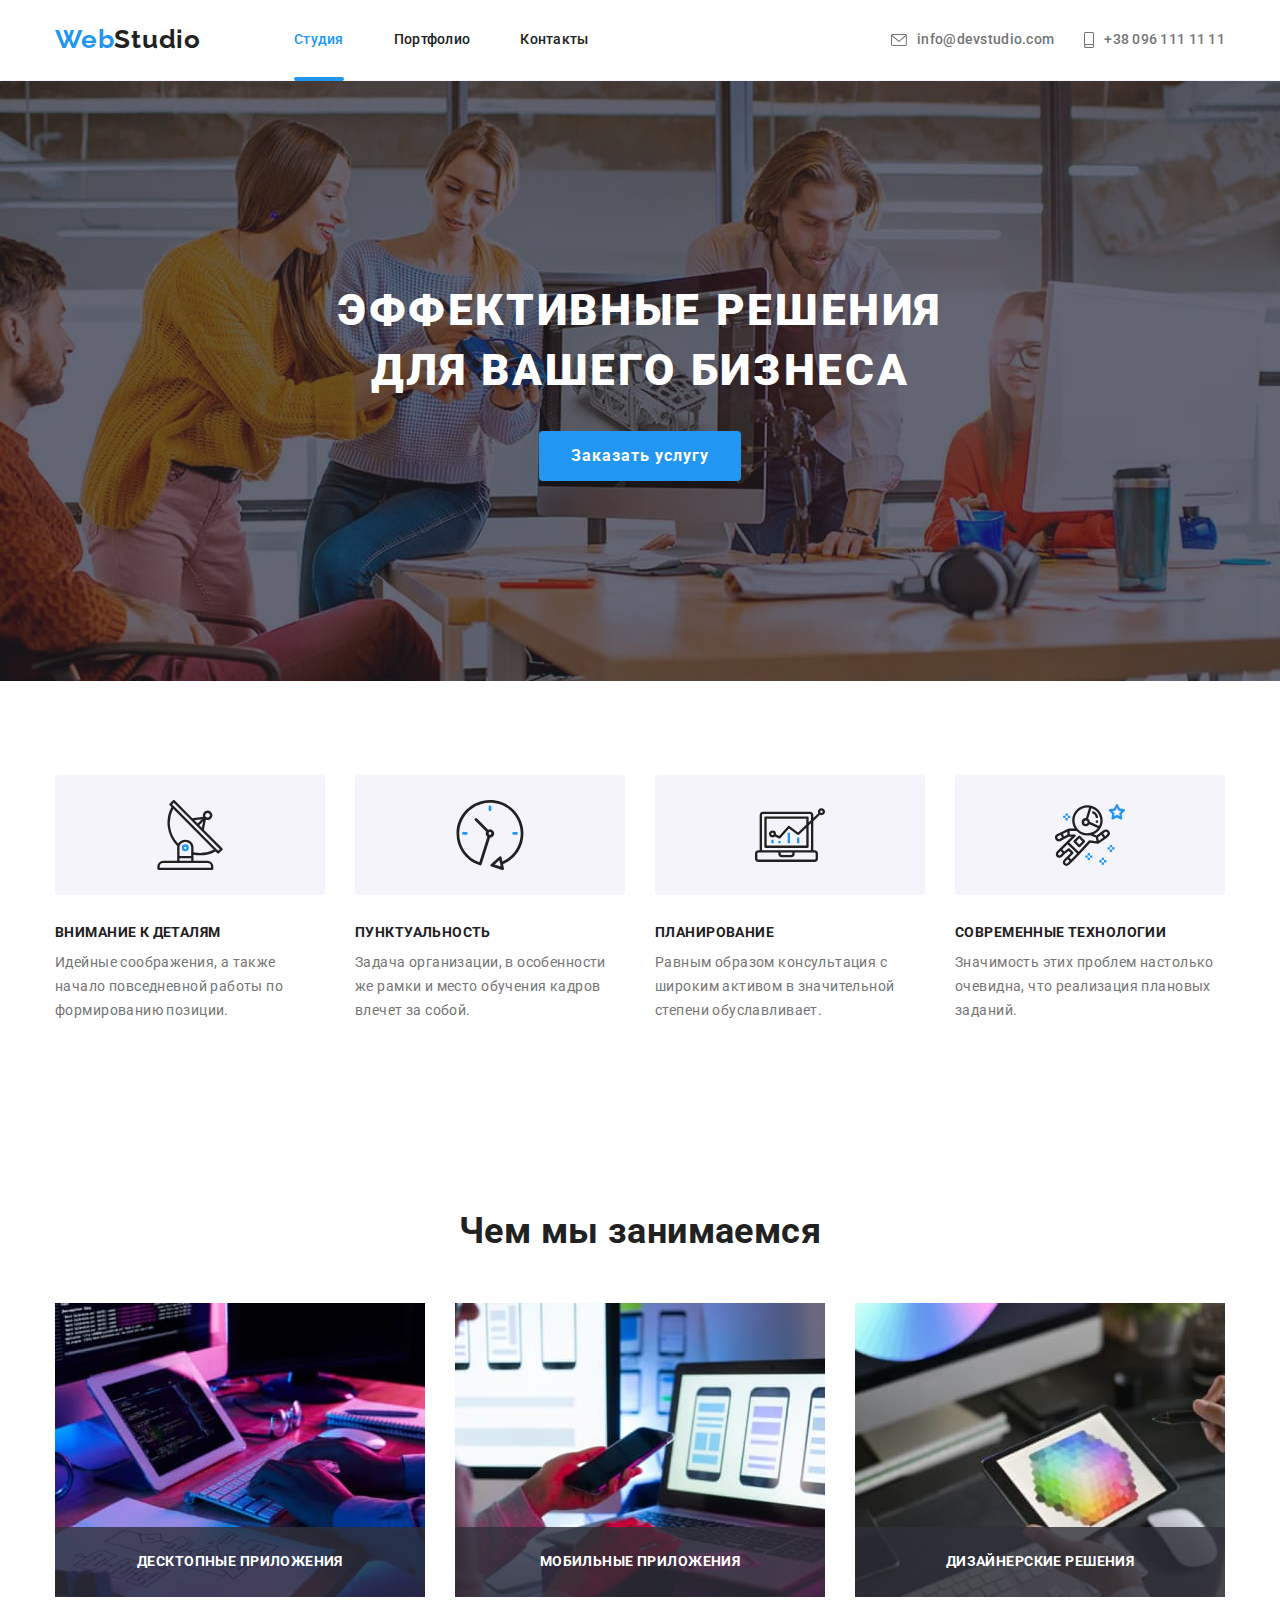
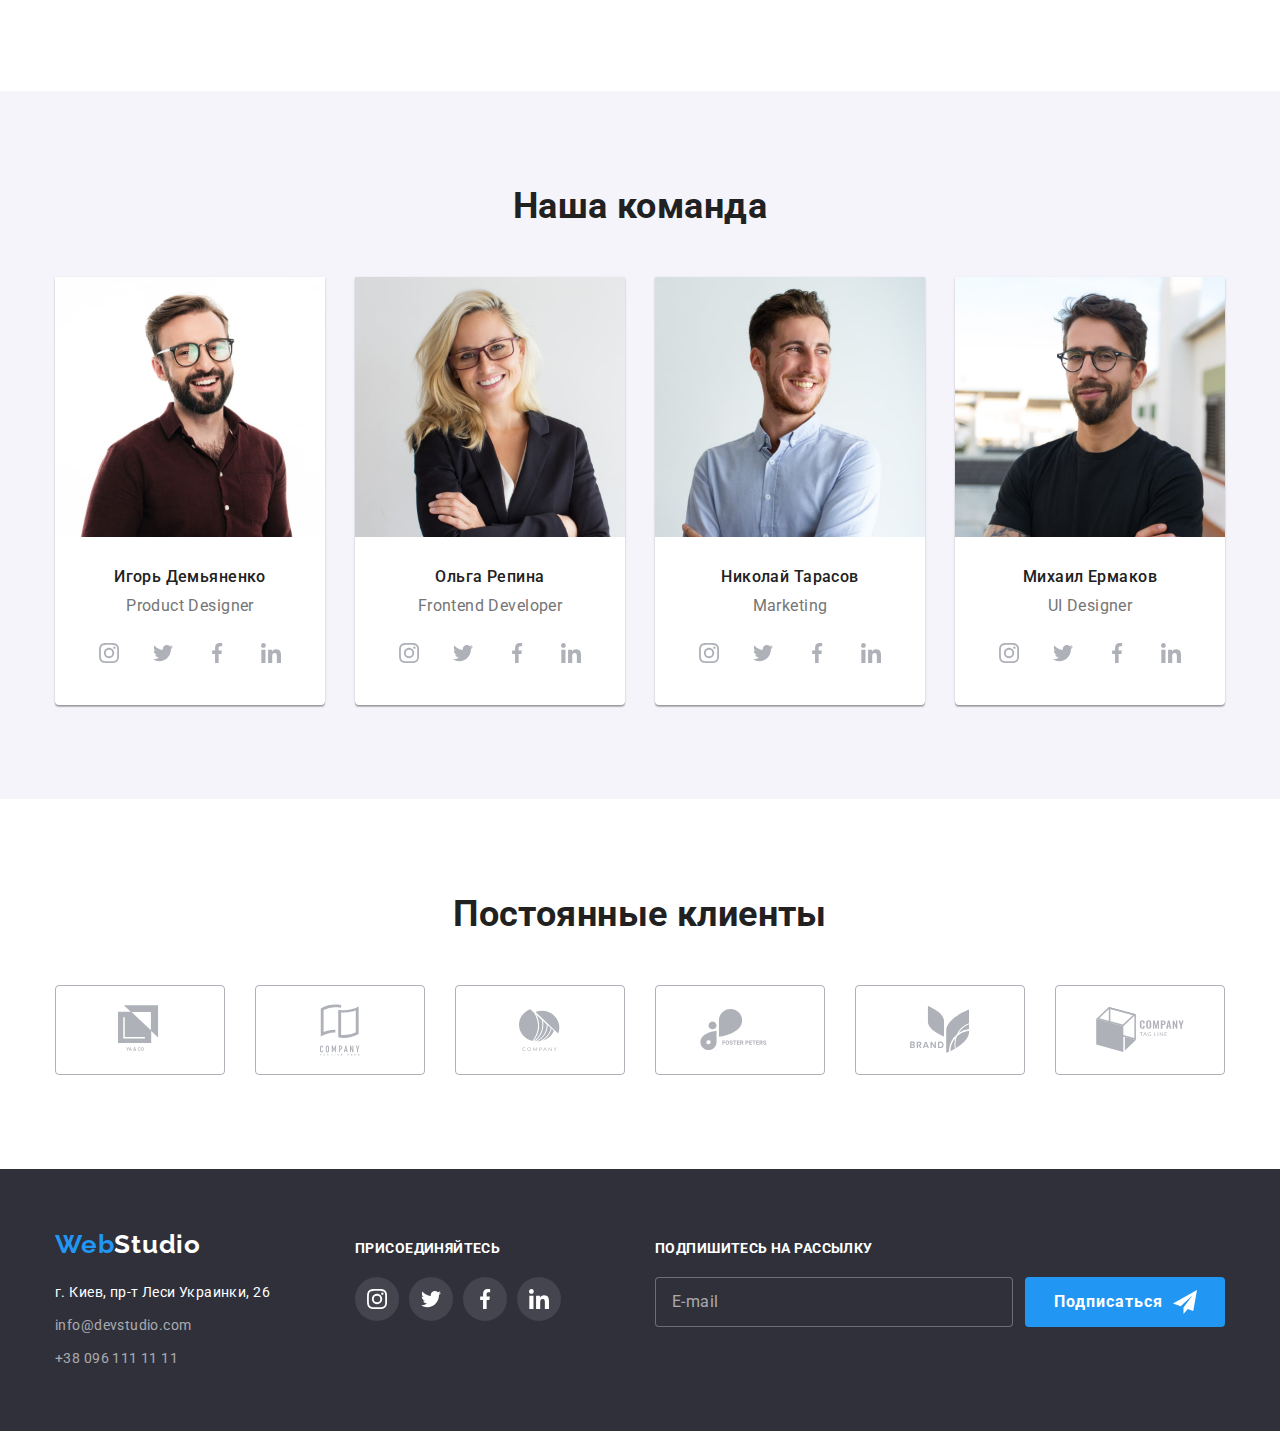
<file: index.html>
<!DOCTYPE html>
<html lang="ru">

<head>
  <meta charset="UTF-8" />
  <meta name="viewport" content="width=device-width, initial-scale=1.0" />
  <title>Студия</title>
  <link href="https://fonts.googleapis.com/css2?family=Raleway:wght@700&family=Roboto:wght@400;500;700;900&display=swap"
    rel="stylesheet" />
  <link rel="stylesheet"
    href="https://cdnjs.cloudflare.com/ajax/libs/modern-normalize/1.0.0/modern-normalize.min.css" />
  <link rel="stylesheet" href="./css/style.css" />
</head>

<body>
  <header class="header">
    <div class="container">
      <nav class="main-nav">
        <a class="link logo-link" href="./index.html" lang="en"><span class="web-word">Web</span>Studio</a>

        <ul class="nav-list list">
          <li class="item"><a class="link active" href="./index.html">Студия</a></li>
          <li class="item"><a class="link" href="./portfolio.html">Портфолио</a></li>
          <li class="item"><a class="link" href="">Контакты</a></li>
        </ul>
      </nav>
      <address class="header-contacts">
        <a class="link" href="mailo:info@devstudio.com">
          <svg class="envelope">
            <use href="./images/sprite.svg#icon-envelope"></use>
          </svg>
          <p lang="en">info@devstudio.com</p>
        </a>
        <a class="link" href="tel:+380961111111">
          <svg class="smartphone">
            <use href="./images/sprite.svg#icon-smartphone"></use>
          </svg>
          <p>+38 096 111 11 11</p>
        </a>
      </address>
    </div>
  </header>

  <main>
    <section class="order-section">
      <div class="container">
        <h1 class="title">Эффективные решения для вашего бизнеса</h1>
        <button class="button" type="button" data-modal-open>Заказать услугу</button>
      </div>
    </section>

    <section class="advantages-section">
      <div class="container">
        <h2 hidden>Наши преимущества</h2>
        <ul class="list">
          <li class="item antenna">
            <h3 class="title">Внимание к деталям</h3>
            <p class="text">
              Идейные соображения, а также начало повседневной работы по
              формированию позиции.
            </p>
          </li>
          <li class="item clock">
            <h3 class="title">Пунктуальность</h3>
            <p class="text">
              Задача организации, в особенности же рамки и место обучения кадров
              влечет за собой.
            </p>
          </li>
          <li class="item diagram">
            <h3 class="title">Планирование</h3>
            <p class="text">
              Равным образом консультация с широким активом в значительной
              степени обуславливает.
            </p>
          </li>
          <li class="item astronaut">
            <h3 class="title">Современные технологии</h3>
            <p class="text">
              Значимость этих проблем настолько очевидна, что реализация
              плановых заданий.
            </p>
          </li>
        </ul>
      </div>
    </section>

    <section class="work-description-section">
      <div class="container">
        <h2 class="title">Чем мы занимаемся</h2>
        <ul class="list">
          <li class="item">
            <img src="./images/work-01.jpg" alt="Человек пишет код по блок-схеме" width="370" height="294" />
            <p class="text">Десктопные приложения</p>
          </li>
          <li class="item">
            <img src="./images/work-02.jpg" alt="Человек сверяет дизайн приложения с макетом" width="370"
              height="294" />
              <p class="text">Мобильные приложения</p>
          </li>
          <li class="item">
            <img src="./images/work-03.jpg" alt="Человек выбирает цвет из электронной палитры" width="370"
              height="294" />
              <p class="text">Дизайнерские решения</p>
          </li>
        </ul>
      </div>
    </section>

    <section class="team-section">
      <div class="container">
        <h2 class="main-title">Наша команда</h2>
        <ul class="list team-list">
          <li class="card">
            <img src="./images/team-01.jpg" alt="Улыбающийся мужчина в очках" width="270" height="260" />
            <h3 class="title">Игорь Демьяненко</h3>
            <p class="text" lang="en">Product Designer</p>
            <ul class="list link-list">
              <li class="item-link">
                <a class="social-link" href="">
                  <svg>
                    <use href="./images/sprite.svg#icon-instagram"></use>
                  </svg>
                </a>
              </li>
              <li class="item-link">
                <a class="social-link" href="">
                  <svg>
                    <use href="./images/sprite.svg#icon-twitter"></use>
                  </svg>
                </a>
              </li>
              <li class="item-link">
                <a class="social-link" href="">
                  <svg>
                    <use href="./images/sprite.svg#icon-facebook"></use>
                  </svg>
                </a>
              </li>
              <li class="item-link">
                <a class="social-link" href="">
                  <svg>
                    <use href="./images/sprite.svg#icon-linkedin"></use>
                  </svg>
                </a>
              </li>
            </ul>
          </li>
          <li class="card">
            <img src="./images/team-02.jpg" alt="Улыбающаяся женщина в очках" width="270" height="260" />
            <h3 class="title">Ольга Репина</h3>
            <p class="text" lang="en">Frontend Developer</p>
            <ul class="list link-list">
              <li class="item-link">
                <a class="social-link" href="">
                  <svg>
                    <use href="./images/sprite.svg#icon-instagram"></use>
                  </svg>
                </a>
              </li>
              <li class="item-link">
                <a class="social-link" href="">
                  <svg>
                    <use href="./images/sprite.svg#icon-twitter"></use>
                  </svg>
                </a>
              </li>
              <li class="item-link">
                <a class="social-link" href="">
                  <svg>
                    <use href="./images/sprite.svg#icon-facebook"></use>
                  </svg>
                </a>
              </li>
              <li class="item-link">
                <a class="social-link" href="">
                  <svg>
                    <use href="./images/sprite.svg#icon-linkedin"></use>
                  </svg>
                </a>
              </li>
            </ul>
          </li>
          <li class="card">
            <img src="./images/team-03.jpg" alt="Улыбающийся мужчина" width="270" height="260" />
            <h3 class="title">Николай Тарасов</h3>
            <p class="text" lang="en">Marketing</p>
            <ul class="list link-list">
              <li class="item-link">
                <a class="social-link" href="">
                  <svg>
                    <use href="./images/sprite.svg#icon-instagram"></use>
                  </svg>
                </a>
              </li>
              <li class="item-link">
                <a class="social-link" href="">
                  <svg>
                    <use href="./images/sprite.svg#icon-twitter"></use>
                  </svg>
                </a>
              </li>
              <li class="item-link">
                <a class="social-link" href="">
                  <svg>
                    <use href="./images/sprite.svg#icon-facebook"></use>
                  </svg>
                </a>
              </li>
              <li class="item-link">
                <a class="social-link" href="">
                  <svg>
                    <use href="./images/sprite.svg#icon-linkedin"></use>
                  </svg>
                </a>
              </li>
            </ul>
          </li>
          <li class="card">
            <img src="./images/team-04.jpg" alt="Улыбающийся мужчина в очках" width="270" height="260" />
            <h3 class="title">Михаил Ермаков</h3>
            <p class="text" lang="en">UI Designer</p>
            <ul class="list link-list">
              <li class="item-link">
                <a class="social-link" href="">
                  <svg>
                    <use href="./images/sprite.svg#icon-instagram"></use>
                  </svg>
                </a>
              </li>
              <li class="item-link">
                <a class="social-link" href="">
                  <svg>
                    <use href="./images/sprite.svg#icon-twitter"></use>
                  </svg>
                </a>
              </li>
              <li class="item-link">
                <a class="social-link" href="">
                  <svg>
                    <use href="./images/sprite.svg#icon-facebook"></use>
                  </svg>
                </a>
              </li>
              <li class="item-link">
                <a class="social-link" href="">
                  <svg>
                    <use href="./images/sprite.svg#icon-linkedin"></use>
                  </svg>
                </a>
              </li>
            </ul>
          </li>
        </ul>
      </div>
    </section>

    <section class="clients-section">
      <div class="container">
        <h2 class="title">Постоянные клиенты</h2>
        <ul class="list">
          <li class="company company-01">
            <svg>
              <use href="./images/sprite.svg#icon-company-01"></use>
            </svg>
          </li>
          <li class="company company-02">
            <svg>
              <use href="./images/sprite.svg#icon-company-02"></use>
            </svg>
          </li>
          <li class="company company-03">
            <svg>
              <use href="./images/sprite.svg#icon-company-03"></use>
            </svg>
          </li>
          <li class="company company-04">
            <svg>
              <use href="./images/sprite.svg#icon-company-04"></use>
            </svg>
          </li>
          <li class="company company-05">
            <svg>
              <use href="./images/sprite.svg#icon-company-05"></use>
            </svg>
          </li>
          <li class="company company-06">
            <svg>
              <use href="./images/sprite.svg#icon-company-06"></use>
            </svg>
          </li>
        </ul>
      </div>
    </section>

    <div class="backdrop is-hidden" data-modal>
      <div class="modal-window">
        <h2>Оставьте свои данные, мы вам перезвоним</h2>

        <form class="callback-form">

          <label class="label-input">
            <span>Имя</span>
            <div class="icon-container">
              <input class="input" type="text" name="name">
              <svg class="icon">
                <use href="./images/sprite.svg#icon-person"></use>
              </svg>
            </div>
          </label>

          <label class="label-input">
            <span>Телефон</span>
            <div class="icon-container">
              <input class="input" type="tel" name="tel">
              <svg class="icon">
                <use href="./images/sprite.svg#icon-phone"></use>
              </svg>
            </div>
          </label>

          <label class="label-input">
            <span>Почта</span>
            <div class="icon-container">
              <input class="input" type="email" name="email">
              <svg class="icon">
                <use href="./images/sprite.svg#icon-email"></use>
              </svg>
            </div>
          </label>

          <label class="label-comment">
            <span>Комментарий</span>
            <textarea class="comment" name="comment" placeholder="Введите текст"></textarea>
          </label>

          <label class="label-check">
            <input class="checkbox" type="checkbox" name="checkbox">
            <span class="mark">Соглашаюсь с рассылкой и принимаю <a class="policy-link" href="">Условия договора</a></span>
          </label>

          <button class="submit-button" type="submit">Отправить</button>

        </form>

        <button class="close-button" type="button" data-modal-close>
          <svg>
            <use href="./images/sprite.svg#icon-close"></use>
          </svg>
        </button>
      </div>
    </div>
  </main>

  <footer class="footer">
    <div class="container">
      <div class="sub-container">
        <a class="link logo-link" href="./index.html" lang="en"><span class="web-word">Web</span>Studio</a>

        <address class="footer-contacts">
          <p class="text">г. Киев, пр-т Леси Украинки, 26</p>
          <a class="link" href="mailo:info@devstudio.com" lang="en">info@devstudio.com</a><br />
          <a class="link" href="tel:+380961111111">+38 096 111 11 11</a>
        </address>
      </div>

      <div class="sub-container social">
        <p class="text">Присоединяйтесь</p>
        <ul class="list link-list">
          <li class="item-link">
            <a class="social-link" href="">
              <svg class="icon-footer">
                <use href="./images/sprite.svg#icon-instagram"></use>
              </svg>
            </a>
          </li>
          <li class="item-link">
            <a class="social-link" href="">
              <svg class="icon-footer">
                <use href="./images/sprite.svg#icon-twitter"></use>
              </svg>
            </a>
          </li>
          <li class="item-link">
            <a class="social-link" href="">
              <svg class="icon-footer">
                <use href="./images/sprite.svg#icon-facebook"></use>
              </svg>
            </a>
          </li>
          <li class="item-link">
            <a class="social-link" href="">
              <svg class="icon-footer">
                <use href="./images/sprite.svg#icon-linkedin"></use>
              </svg>
            </a>
          </li>
        </ul>
      </div>

      <div class="sub-container subscription">
        <p class="text">Подпишитесь на рассылку</p>
        <form class="subscription-form">
          <input type="email" name="email" placeholder="E-mail" required>
          <button type="submit">Подписаться</button>
        </form>
      </div>
    </div>
  </footer>

  <script src="./js/modal.js"></script>
</body>

</html>
</file>
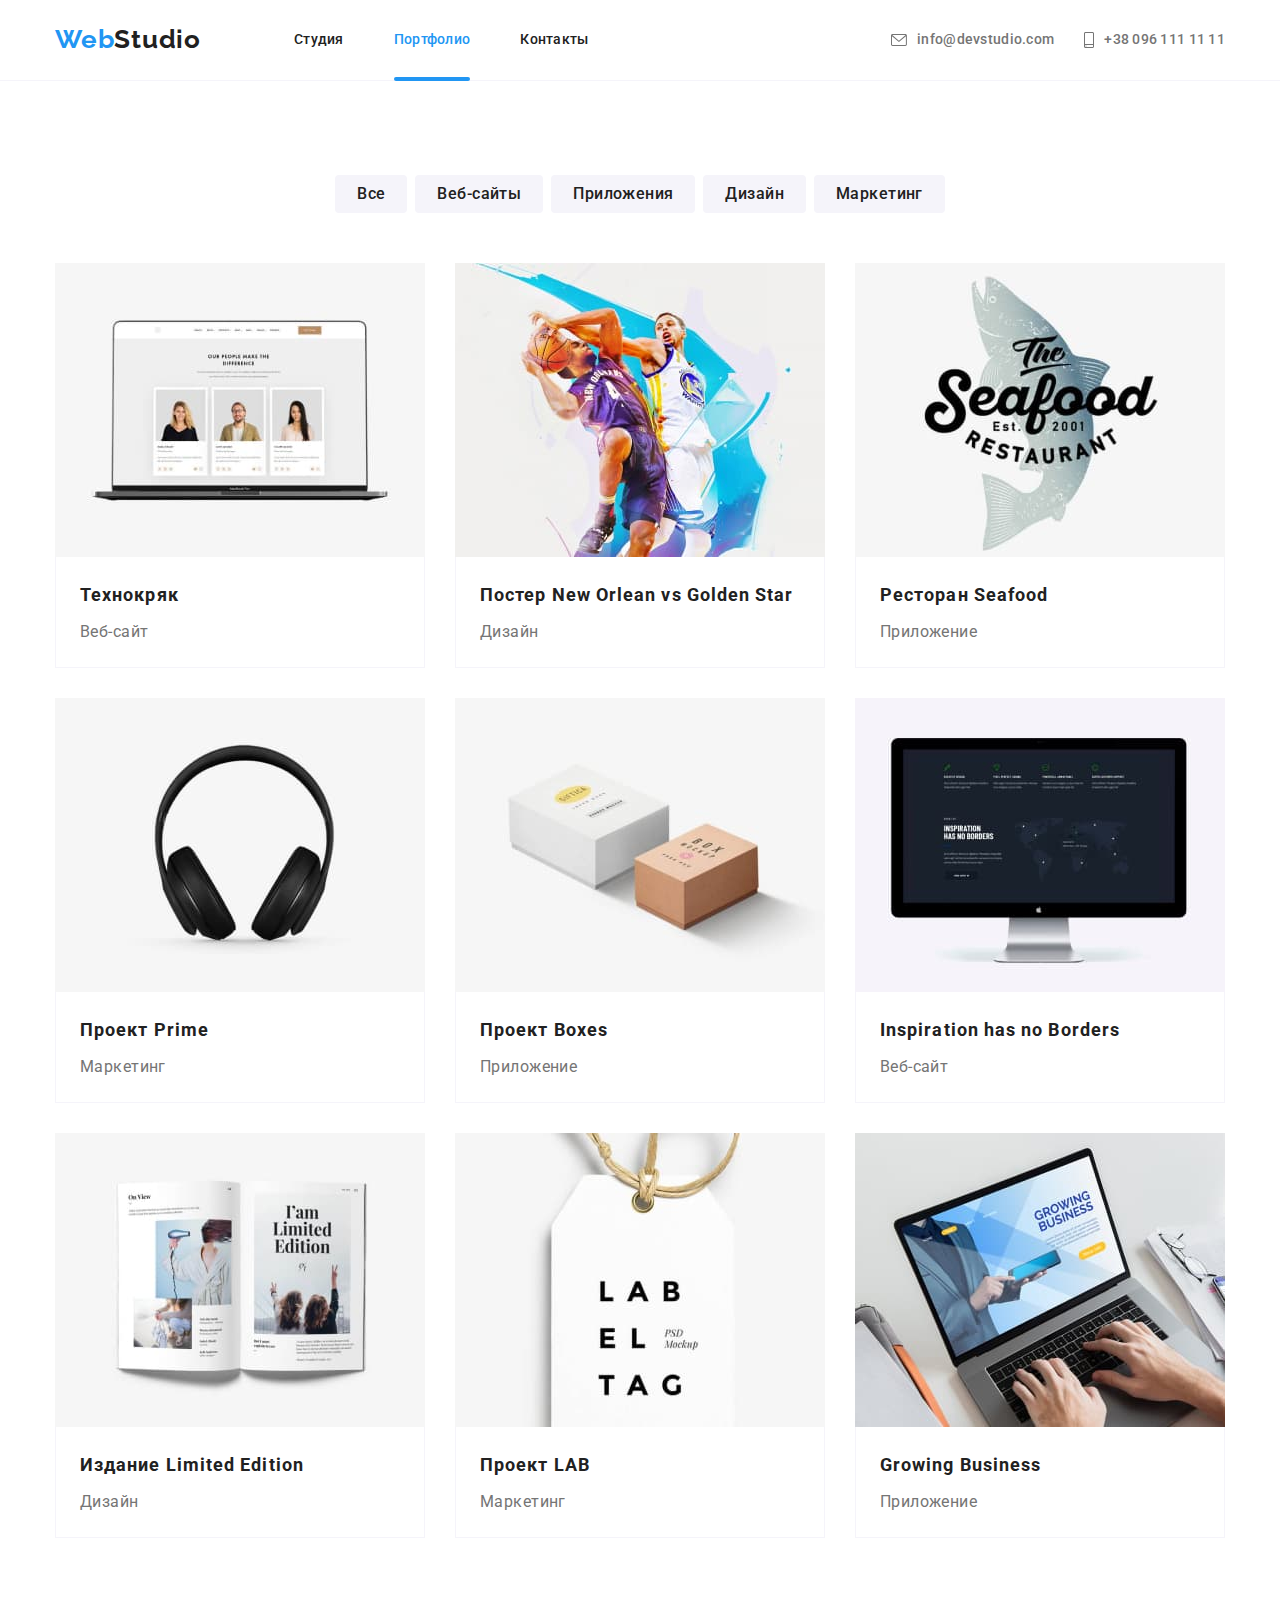
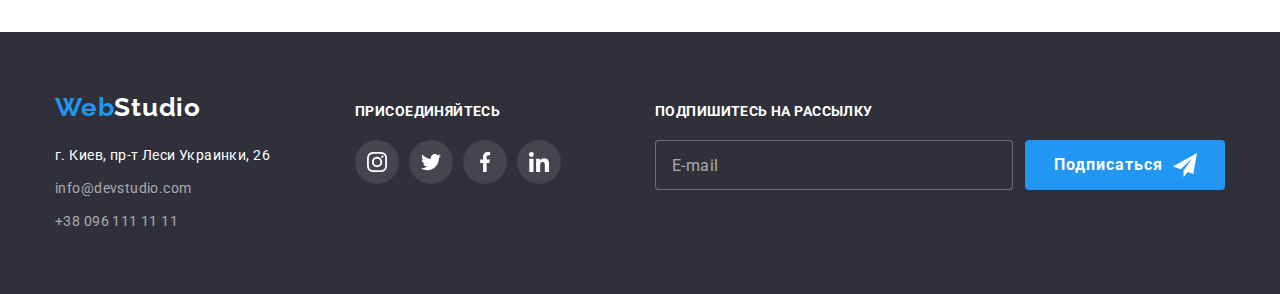
<file: portfolio.html>
<!DOCTYPE html>
<html lang="ru">

<head>
  <meta charset="UTF-8" />
  <meta name="viewport" content="width=device-width, initial-scale=1.0" />
  <title>Портфолио</title>
  <link href="https://fonts.googleapis.com/css2?family=Raleway:wght@700&family=Roboto:wght@400;500;700;900&display=swap"
    rel="stylesheet" />
  <link rel="stylesheet"
    href="https://cdnjs.cloudflare.com/ajax/libs/modern-normalize/1.0.0/modern-normalize.min.css" />
  <link rel="stylesheet" href="./css/style.css" />
</head>

<body>
  <header class="header">
    <div class="container">
      <nav class="main-nav">
        <a class="link logo-link" href="./index.html" lang="en"><span class="web-word">Web</span>Studio</a>

        <ul class="nav-list list">
          <li class="item"><a class="link" href="./index.html">Студия</a></li>
          <li class="item">
            <a class="link active" href="./portfolio.html">Портфолио</a>
          </li>
          <li class="item"><a class="link" href="">Контакты</a></li>
        </ul>
      </nav>
      <address class="header-contacts">
        <a class="link" href="mailo:info@devstudio.com">
          <svg class="envelope">
            <use href="./images/sprite.svg#icon-envelope"></use>
          </svg>
          <p lang="en">info@devstudio.com</p>
        </a>
        <a class="link" href="tel:+380961111111">
          <svg class="smartphone">
            <use href="./images/sprite.svg#icon-smartphone"></use>
          </svg>
          <p>+38 096 111 11 11</p>
        </a>
      </address>
    </div>
  </header>

  <main>
    <section class="projects-section">
      <div class="container">
        <h1 hidden>Наши проекты</h1>
        <ul class="list buttons">
          <li class="item">
            <button class="button" type="button">Все</button>
          </li>
          <li class="item">
            <button class="button" type="button">Веб-сайты</button>
          </li>
          <li class="item">
            <button class="button" type="button">Приложения</button>
          </li>
          <li class="item">
            <button class="button" type="button">Дизайн</button>
          </li>
          <li class="item">
            <button class="button" type="button">Маркетинг</button>
          </li>
        </ul>

        <ul class="list cards">
          <li class="card">
            <a class="link" href="">
              <div class="description-sub-container">
                <img src="./images/project-01.jpg" alt="Ноутбук с открытым сайтом" width="370" height="294" />
                <p>
                  Технокряк это современная площадка распространения коронавируса.
                  Компании используют эту платформу для цифрового шпионажа и атак на защищённые сервера конкурентов.
                </p>
              </div>
              <div class="label-sub-container">
                <h2 class="title">Технокряк</h2>
                <p class="text">Веб-сайт</p>
              </div>
            </a>
          </li>
          <li class="card">
            <a class="link" href="">
              <div class="description-sub-container">
                <img src="./images/project-02.jpg" alt="Два баскетболиста с мячом" width="370" height="294" />
                <p>
                  Технокряк это современная площадка распространения коронавируса.
                  Компании используют эту платформу для цифрового шпионажа и атак на защищённые сервера конкурентов.
                </p>
              </div>
              <div class="label-sub-container">
                <h2 class="title">Постер <span lang="en">New Orlean vs Golden Star</span></h2>
                <p class="text">Дизайн</p>
              </div>
            </a>
          </li>
          <li class="card">
            <a class="link" href="">
              <div class="description-sub-container">
                <img src="./images/project-03.jpg" alt="Рыба с названием ресторана" width="370" height="294" />
                <p>
                  Технокряк это современная площадка распространения коронавируса.
                  Компании используют эту платформу для цифрового шпионажа и атак на защищённые сервера конкурентов.
                </p>
              </div>
              <div class="label-sub-container">
                <h2 class="title">Ресторан <span lang="en">Seafood</span></h2>
                <p class="text">Приложение</p>
              </div>
            </a>
          </li>
          <li class="card">
            <a class="link" href="">
              <div class="description-sub-container">
                <img src="./images/project-04.jpg" alt="Накладные наушники" width="370" height="294" />
                <p>
                  Технокряк это современная площадка распространения коронавируса.
                  Компании используют эту платформу для цифрового шпионажа и атак на защищённые сервера конкурентов.
                </p>
              </div>
              <div class="label-sub-container">
                <h2 class="title">Проект <span lang="en">Prime</span></h2>
                <p class="text">Маркетинг</p>
              </div>
            </a>
          </li>
          <li class="card">
            <a class="link" href="">
              <div class="description-sub-container">
                <img src="./images/project-05.jpg" alt="Две коробки с надписями" width="370" height="294" />
                <p>
                  Технокряк это современная площадка распространения коронавируса.
                  Компании используют эту платформу для цифрового шпионажа и атак на защищённые сервера конкурентов.
                </p>
              </div>
              <div class="label-sub-container">
                <h2 class="title">Проект <span lang="en">Boxes</span></h2>
                <p class="text">Приложение</p>
              </div>
            </a>
          </li>
          <li class="card">
            <a class="link" href="">
              <div class="description-sub-container">
                <img src="./images/project-06.jpg" alt="Компьютер с открытым сайтом" width="370" height="294" />
                <p>
                  Технокряк это современная площадка распространения коронавируса.
                  Компании используют эту платформу для цифрового шпионажа и атак на защищённые сервера конкурентов.
                </p>
              </div>
              <div class="label-sub-container">
                <h2 class="title" lang="en">Inspiration has no Borders</h2>
                <p class="text">Веб-сайт</p>
              </div>
            </a>
          </li>
          <li class="card">
            <a class="link" href="">
              <div class="description-sub-container">
                <img src="./images/project-07.jpg" alt="Открытый журнал" width="370" height="294" />
                <p>
                  Технокряк это современная площадка распространения коронавируса.
                  Компании используют эту платформу для цифрового шпионажа и атак на защищённые сервера конкурентов.
                </p>
              </div>
              <div class="label-sub-container">
                <h2 class="title">Издание <span lang="en">Limited Edition</span></h2>
                <p class="text">Дизайн</p>
              </div>
            </a>
          </li>
          <li class="card">
            <a class="link" href="">
              <div class="description-sub-container">
                <img src="./images/project-08.jpg" alt="Бирка" width="370" height="294" />
                <p>
                  Технокряк это современная площадка распространения коронавируса.
                  Компании используют эту платформу для цифрового шпионажа и атак на защищённые сервера конкурентов.
                </p>
              </div>
              <div class="label-sub-container">
                <h2 class="title">Проект <span lang="en">LAB</span></h2>
                <p class="text">Маркетинг</p>
              </div>
            </a>
          </li>
          <li class="card">
            <a class="link" href="">
              <div class="description-sub-container">
                <img src="./images/project-09.jpg" alt="Мужчина работает за ноутбуком" width="370" height="294" />
                <p>
                  Технокряк это современная площадка распространения коронавируса.
                  Компании используют эту платформу для цифрового шпионажа и атак на защищённые сервера конкурентов.
                </p>
              </div>
              <div class="label-sub-container">
                <h2 class="title" lang="en">Growing Business</h2>
                <p class="text">Приложение</p>
              </div>
            </a>
          </li>
        </ul>
      </div>
    </section>
  </main>

  <footer class="footer">
    <div class="container">
      <div class="sub-container">
        <a class="link logo-link" href="./index.html" lang="en"><span class="web-word">Web</span>Studio</a>
  
        <address class="footer-contacts">
          <p class="text">г. Киев, пр-т Леси Украинки, 26</p>
          <a class="link" href="mailo:info@devstudio.com" lang="en">info@devstudio.com</a><br />
          <a class="link" href="tel:+380961111111">+38 096 111 11 11</a>
        </address>
      </div>

      <div class="sub-container social">
        <p class="text">Присоединяйтесь</p>
        <ul class="list link-list">
          <li class="item-link">
            <a class="social-link" href="">
              <svg class="icon-footer">
                <use href="./images/sprite.svg#icon-instagram"></use>
              </svg>
            </a>
          </li>
          <li class="item-link">
            <a class="social-link" href="">
              <svg class="icon-footer">
                <use href="./images/sprite.svg#icon-twitter"></use>
              </svg>
            </a>
          </li>
          <li class="item-link">
            <a class="social-link" href="">
              <svg class="icon-footer">
                <use href="./images/sprite.svg#icon-facebook"></use>
              </svg>
            </a>
          </li>
          <li class="item-link">
            <a class="social-link" href="">
              <svg class="icon-footer">
                <use href="./images/sprite.svg#icon-linkedin"></use>
              </svg>
            </a>
          </li>
        </ul>
      </div>

      <div class="sub-container subscription">
        <p class="text">Подпишитесь на рассылку</p>
        <form class="subscription-form">
          <input type="email" name="email" placeholder="E-mail" required>
          <button type="submit">Подписаться</button>
        </form>
      </div>
    </div>
  </footer>
</body>

</html>
</file>
<file: css/style.css>
/* 
цвет фона:
основной #FFFFFF (белый)
вторичный #F5F4FA (сероватый)
третичный #2F303A (ближе к черному)

цвет текста:
основной #757575 (сероватый)
заголовки #212121 (ближе к черному)
вторичный #FFFFFF (белый)
вторичный с прозрачностью rgba(255, 255, 255, 0.6)
акцент #2196F3 (голубоватый)
 */
:root {
  --primary-bg-color: #ffffff;
  --secondary-bg-color: #f5f4fa;
  --tertiary-bg-color: #2f303a;

  --primary-text-color: #757575;
  --title-text-color: #212121;
  --secondary-text-color: #ffffff;
  --secondary-text-color-alfa: rgba(255, 255, 255, 0.6);
  --accent-color: #2196f3;

  --timing-function: cubic-bezier(0.4, 0, 0.2, 1);
}

/* Общие элементы */
*,
*::before,
*::after {
  margin: 0;
  padding: 0;
}

body {
  background-color: var(--primary-bg-color);
  color: var(--primary-text-color);

  font-family: Roboto, sans-serif;
  font-size: 14px;
  line-height: 1.71;
  letter-spacing: 0.03em;
}

img {
  display: block;
}

.list {
  list-style: none;
}

.link {
  text-decoration: none;
  font-style: normal;
}

.header-contacts,
.footer-contacts {
  font-style: normal;
}

.logo-link {
  font-family: Raleway, sans-serif;
  font-weight: 700;
  font-size: 26px;
  line-height: 1.19;
  letter-spacing: 0.03em;
}

.web-word {
  color: var(--accent-color);
}

.container {
  width: 1200px;
  margin-left: auto;
  margin-right: auto;
  padding-left: 15px;
  padding-right: 15px;
}

/* Шапка */
.header {
  font-weight: 500;
  line-height: 1.14;
  letter-spacing: 0.02em;

  border-bottom: 1px solid var(--secondary-bg-color);
  position: relative;
}

.header .container {
  display: flex;
  justify-content: space-between;
  align-items: center;
}

.main-nav {
  display: flex;
  align-items: center;
}

.main-nav .logo-link {
  margin-right: 93px;
  padding-top: 24px;
  padding-bottom: 25px;
}

.header .logo-link,
.nav-list .link {
  color: var(--title-text-color);

  transition: color 250ms var(--timing-function);
}

.nav-list {
  display: flex;
}

.nav-list .item {
  padding-top: 32px;
  padding-bottom: 32px;
  position: relative;
}

.nav-list .item:not(:last-child) {
  margin-right: 50px;
}

.nav-list .active {
  color: var(--accent-color);
}

.nav-list .active::after {
  content: "";
  position: absolute;
  display: block;
  bottom: -1px;
  height: 4px;
  width: 100%;
  border-radius: 2px;
  background-color: var(--accent-color);
  /* pointer-events: none; */
}

.header-contacts {
  display: flex;
}

.header-contacts .link {
  color: var(--primary-text-color);
  display: flex;
  align-items: center;

  transition: color 250ms var(--timing-function);
}

.header-contacts .link:not(:last-child) {
  margin-right: 30px;
}

.header-contacts svg {
  fill: var(--primary-text-color);
  margin-right: 10px;

  transition: fill 250ms var(--timing-function);
}

.header-contacts .envelope {
  width: 16px;
  height: 12px;
}

.header-contacts .smartphone {
  width: 10px;
  height: 16px;
}

.nav-list .link:hover,
.nav-list .link:focus,
.header-contacts .link:hover,
.header-contacts .link:focus {
  color: var(--accent-color);
}

.header-contacts .link:hover svg,
.header-contacts .link:focus svg {
  fill: var(--accent-color);
}

/* Подвал */
.footer {
  background-color: var(--tertiary-bg-color);
  color: var(--secondary-text-color);

  padding-top: 60px;
  padding-bottom: 60px;
}

.footer .container {
  display: flex;
  justify-content: flex-start;
}

.footer .sub-container {
  width: 270px;
  /* outline: 1px solid tomato; */
}

.footer .sub-container:not(:last-child) {
  margin-right: 30px;
}

.footer .logo-link {
  color: var(--secondary-text-color);
}

.footer-contacts {
  margin-top: 20px;
}

.footer-contacts .text {
  margin-bottom: 9px;
}

.footer-contacts .link {
  color: var(--secondary-text-color-alfa);

  transition: color 250ms var(--timing-function);
}

.footer-contacts .link:hover,
.footer-contacts .link:focus {
  color: var(--accent-color);
}

.footer-contacts .link:not(:last-child) {
  display: inline-block;
  margin-bottom: 9px;
}

.sub-container.social,
.sub-container.subscription {
  padding-top: 12px;
}

.social .text,
.subscription .text {
  line-height: 1.14;
  font-weight: 700;
  text-transform: uppercase;
  margin-bottom: 20px;
}

.sub-container .link-list {
  display: flex;
}

.sub-container .item-link:not(:last-child) {
  margin-right: 10px;
}

.sub-container .social-link {
  display: flex;
  padding: 12px;
  border-radius: 50%;
  background-color: rgba(255, 255, 255, 0.1);

  transition: background-color 250ms var(--timing-function);
}

.social .icon-footer {
  fill: var(--primary-bg-color);
}

.sub-container .social-link:hover,
.sub-container .social-link:focus {
  background-color: var(--accent-color);
}

.footer .subscription {
  width: 570px;
}

.subscription-form {
  display: flex;
  align-items: center;
  justify-content: space-between;
}

.subscription input {
  width: 358px;
  height: 50px;
  padding: 15px 16px;
  border: 1px solid rgba(255, 255, 255, 0.3);
  border-radius: 4px;
  background-color: var(--tertiary-bg-color);

  font-size: 16px;
  line-height: 1.25;
  letter-spacing: 0.03em;
  color: var(--secondary-text-color-alfa);
}

.subscription input::placeholder {
  font-size: 16px;
  line-height: 1.25;
  letter-spacing: 0.03em;
  color: var(--secondary-text-color-alfa);
}

.subscription button {
  background-color: var(--accent-color);
  color: var(--secondary-text-color);

  font-weight: 700;
  font-size: 16px;
  line-height: 1.88;
  letter-spacing: 0.06em;

  padding-left: 29px;
  padding-right: 28px;
  height: 50px;
  border-style: none;
  border-radius: 4px;
  cursor: pointer;
  display: flex;
  align-items: center;
}

.subscription button::after {
  content: "";
  display: inline-block;
  margin-left: 10px;
  width: 24px;
  height: 24px;
  background-image: url(../images/subscript.svg);
}

/* Контент страницы Студия */
/* Секция order */
.order-section {
  color: var(--secondary-text-color);
  background-color: var(--tertiary-bg-color);

  background-image: linear-gradient(
      rgba(47, 48, 58, 0.4),
      rgba(47, 48, 58, 0.4)
    ),
    url(../images/bg-01.jpg);
  background-repeat: no-repeat;
  background-position: center;
  background-size: cover;

  padding-top: 200px;
  padding-bottom: 200px;
}

.order-section .container {
  max-width: 696px;
  text-align: center;
  margin-right: auto;
  margin-left: auto;
}

.order-section .title {
  font-weight: 900;
  font-size: 44px;
  line-height: 1.36;
  text-align: center;
  letter-spacing: 0.06em;
  text-transform: uppercase;

  margin-bottom: 30px;
}

.order-section .button {
  background-color: var(--accent-color);
  color: var(--secondary-text-color);

  font-weight: 700;
  font-size: 16px;
  line-height: 1.88;
  letter-spacing: 0.06em;

  padding: 10px 32px;
  border-style: none;
  border-radius: 4px;
  cursor: pointer;
}

/* модальное окно */
.backdrop {
  position: fixed;
  top: 0;
  left: 0;
  width: 100%;
  height: 100%;
  background-color: rgba(0, 0, 0, 0.2);

  opacity: 1;
  transition: opacity 250ms var(--timing-function);
}

.is-hidden {
  pointer-events: none;
  opacity: 0;
  transition: opacity 250ms var(--timing-function);
}

.modal-window {
  width: 528px;
  /* height: 581px; */
  background-color: var(--primary-bg-color);
  box-shadow: 0px 1px 3px rgba(0, 0, 0, 0.12), 0px 1px 1px rgba(0, 0, 0, 0.14),
    0px 2px 1px rgba(0, 0, 0, 0.2);
  border-radius: 4px;

  position: absolute;
  top: 50%;
  left: 50%;
  padding: 40px;
  display: flex;
  flex-direction: column;
  position: relative;

  transform: translate(-50%, -50%) scale(1);
  transition: transform 250ms var(--timing-function);
}

.is-hidden .modal-window {
  transform: translate(-50%, -50%) scale(0);
  transition: transform 250ms var(--timing-function);
}

.modal-window h2 {
  font-size: 20px;
  line-height: 23px;
  text-align: center;
  color: var(--title-text-color);
  margin-bottom: 12px;
}

.callback-form {
  display: flex;
  flex-direction: column;
}

.callback-form .label-input {
  margin-bottom: 10px;
}

.callback-form .label-comment {
  margin-bottom: 20px;
}

.label-input span,
.label-comment span {
  display: block;
  font-size: 12px;
  line-height: 1.17;
  letter-spacing: 0.01em;
  margin-bottom: 4px;
}

.callback-form .icon-container {
  position: relative;
}

.callback-form .input {
  width: 100%;
  height: 40px;
  border: 1px solid rgba(33, 33, 33, 0.2);
  border-radius: 4px;
  padding-left: 42px;

  transition: border-color 250ms var(--timing-function);
}

.callback-form .input:focus {
  border-color: var(--accent-color);
}

.callback-form .icon {
  width: 18px;
  height: 18px;
  position: absolute;
  bottom: 50%;
  left: 12px;
  transform: translateY(50%);
  transition: fill 250ms var(--timing-function);
}

.callback-form .input:focus + .icon {
  fill: var(--accent-color);
}

.callback-form .comment {
  display: block;
  width: 100%;
  height: 120px;
  border: 1px solid rgba(33, 33, 33, 0.2);
  border-radius: 4px;
  resize: none;
  padding: 12px 16px;
  transition: border-color 250ms var(--timing-function);
}

.callback-form .comment:focus {
  border-color: var(--accent-color);
}

.callback-form .comment::placeholder {
  font-size: 12px;
  line-height: 1.17;
  letter-spacing: 0.01em;
  color: rgba(117, 117, 117, 0.5);
}

.callback-form .input:focus,
.callback-form .comment:focus {
  outline: none;
}

.callback-form .label-check {
  margin: 0 auto 30px;
}

.label-check .checkbox {
  position: absolute !important;
  clip: rect(1px 1px 1px 1px); /* IE6, IE7 */
  clip: rect(1px, 1px, 1px, 1px);
  padding: 0 !important;
  border: 0 !important;
  height: 1px !important;
  width: 1px !important;
  overflow: hidden;
}

.label-check .mark::before {
  display: inline-block;
  vertical-align: middle;
  content: "";
  width: 16px;
  height: 15px;
  border: 2px solid #212121;
  border-radius: 2px;
  margin-right: 7px;
}

.label-check .checkbox:checked + .mark::before {
  border: none;
  background-image: url(../images/check.svg);
}

.label-check .policy-link {
  color: var(--accent-color);
}

.modal-window .close-button {
  height: 30px;
  padding: 8.5px;
  border: 1px solid rgba(0, 0, 0, 0.1);
  background-color: var(--primary-bg-color);
  border-radius: 50%;
  cursor: pointer;
  position: absolute;
  top: 8px;
  right: 8px;
}

.callback-form .submit-button {
  padding: 10px 55px;

  margin-left: auto;
  margin-right: auto;

  background-color: var(--accent-color);
  color: var(--secondary-text-color);

  font-weight: 700;
  font-size: 16px;
  line-height: 1.88;
  letter-spacing: 0.06em;

  border-style: none;
  border-radius: 4px;
  cursor: pointer;
}

.modal-window .close-button:hover svg,
.modal-window .close-button:focus svg {
  fill: var(--accent-color);
}

.close-button svg {
  width: 11px;
  height: 11px;

  transition: fill 250ms var(--timing-function);
}

/* Секция advantages */
.advantages-section {
  padding-top: 94px;
  padding-bottom: 94px;
}

.advantages-section .list {
  display: flex;
  justify-content: space-between;
}

.advantages-section .item {
  width: calc((100% - 3 * 30px) / 4);
}

.advantages-section .item::before {
  content: "";
  display: block;
  height: 120px;
  border-radius: 4px;
  background-color: var(--secondary-bg-color);
  margin-bottom: 30px;
  background-repeat: no-repeat;
  background-position: center;
}

.antenna::before {
  background-image: url(../images/antenna.svg);
}

.clock::before {
  background-image: url(../images/clock.svg);
}

.diagram::before {
  background-image: url(../images/diagram.svg);
}

.astronaut::before {
  background-image: url(../images/astronaut.svg);
}

.advantages-section .title {
  color: var(--title-text-color);

  font-weight: 700;
  font-size: 14px;
  line-height: 1.14;
  text-transform: uppercase;

  margin-bottom: 10px;
}

/* Секция work-description (чем мы занимаемся) */
.work-description-section {
  padding-top: 94px;
  padding-bottom: 94px;
}

.work-description-section .title {
  color: var(--title-text-color);

  font-weight: 700;
  font-size: 36px;
  line-height: 1.17;
  text-align: center;

  margin-bottom: 50px;
}

.work-description-section .list {
  display: flex;
  justify-content: space-between;
}

.work-description-section .item {
  width: 370px;
  height: 294px;
  position: relative;
}

.work-description-section .text {
  padding: 27px;
  text-transform: uppercase;
  text-align: center;
  font-weight: 700;
  line-height: 1.14;
  background-color: rgba(47, 48, 58, 0.8);
  color: var(--secondary-text-color);
  width: 100%;

  position: absolute;
  bottom: 0;
}

/* Секция team */
.team-section {
  background-color: var(--secondary-bg-color);

  padding-top: 94px;
  padding-bottom: 94px;
}

.team-section .main-title {
  color: var(--title-text-color);

  font-weight: 700;
  font-size: 36px;
  line-height: 1.17;
  text-align: center;

  margin-bottom: 50px;
}

.team-section .team-list {
  display: flex;
  justify-content: space-between;
}

.team-section .card {
  background-color: var(--primary-bg-color);
  box-shadow: 0px 1px 3px rgba(0, 0, 0, 0.12), 0px 1px 1px rgba(0, 0, 0, 0.14),
    0px 2px 1px rgba(0, 0, 0, 0.2);
  border-radius: 0px 0px 4px 4px;

  width: calc((100% - 3 * 30px) / 4);
  padding-bottom: 30px;
}

.team-section .title {
  color: var(--title-text-color);

  font-weight: 500;
  font-size: 16px;
  line-height: 1.19;
  text-align: center;

  margin-top: 30px;
  margin-bottom: 10px;
}

.team-section .text {
  font-size: 16px;
  line-height: 1.19;
  text-align: center;
  margin-bottom: 16px;
}

.team-section .link-list {
  padding-left: 32px;
  padding-right: 32px;
  display: flex;
  justify-content: space-between;
}

.team-section .item-link {
  height: 44px;
  width: calc((100% - 3 * 10px) / 4);
}

.team-section .social-link {
  display: flex;
  padding: 12px;
  border-radius: 50%;

  transition: background-color 250ms var(--timing-function);
}

.social-link svg {
  width: 20px;
  height: 20px;
  fill: #afb1b8;

  transition: fill 250ms var(--timing-function);
}

.team-section .social-link:hover,
.team-section .social-link:focus {
  background-color: var(--accent-color);
}

.team-section .social-link:hover svg,
.team-section .social-link:focus svg {
  fill: var(--primary-bg-color);
}

/* Секция клиенты */
.clients-section {
  padding-top: 94px;
  padding-bottom: 94px;
}

.clients-section .title {
  color: var(--title-text-color);

  font-weight: 700;
  font-size: 36px;
  line-height: 1.17;
  text-align: center;

  margin-bottom: 50px;
}

.clients-section .list {
  display: flex;
  justify-content: space-between;
}

.clients-section .company {
  width: calc((100% - 5 * 30px) / 6);
  height: 90px;
  border: 1px solid #afb1b8;
  border-radius: 4px;
  display: flex;
  justify-content: center;
  align-items: center;
  cursor: pointer;

  transition: border-color 250ms var(--timing-function);
}

.company svg {
  fill: #afb1b8;

  transition: fill 250ms var(--timing-function);
}

.company-01 svg {
  width: 44.27px;
  height: 49.23px;
}

.company-02 svg {
  width: 40px;
  height: 52px;
}

.company-03 svg {
  width: 41px;
  height: 42.6px;
}

.company-04 svg {
  width: 79.66px;
  height: 42.02px;
}

.company-05 svg {
  width: 59px;
  height: 47px;
}

.company-06 svg {
  width: 88.48px;
  height: 45.44px;
}

.clients-section .company:hover,
.clients-section .company:focus {
  border-color: var(--accent-color);
}

.clients-section .company:hover svg,
.clients-section .company:focus svg {
  fill: var(--accent-color);
}

/* Контент страницы Портфолио */
/* Секция projects */
.projects-section {
  padding-top: 94px;
  padding-bottom: 94px;
}

.projects-section .buttons {
  margin-bottom: 50px;

  display: flex;
  justify-content: center;
}

.projects-section .button {
  background-color: var(--secondary-bg-color);
  color: var(--title-text-color);

  font-weight: 500;
  font-size: 16px;
  line-height: 1.63;
  letter-spacing: inherit;

  border-style: none;
  border-radius: 4px;
  padding: 6px 22px;
  cursor: pointer;

  transition-property: background-color, color;
  transition-duration: 250ms;
  transition-timing-function: var(--timing-function);
}

.projects-section .item:not(:last-child) {
  margin-right: 8px;
}

.projects-section .button:hover,
.projects-section .button:focus {
  background-color: var(--accent-color);
  color: var(--secondary-text-color);
}

.projects-section .cards {
  display: flex;
  flex-wrap: wrap;
}

.projects-section .card {
  width: calc((100% - 2 * 30px) / 3);

  transition: box-shadow 250ms var(--timing-function);
}

.projects-section .card:hover,
.projects-section .card:focus {
  box-shadow: 0px 1px 1px rgba(0, 0, 0, 0.12), 0px 4px 4px rgba(0, 0, 0, 0.06),
    1px 4px 6px rgba(0, 0, 0, 0.16);
}

/* всем карточкам, кроме 3-х последних */
.projects-section .card:not(:nth-last-child(-n + 3)) {
  margin-bottom: 30px;
}

/* всем карточкам, кроме каждой 3-й */
.projects-section .card:not(:nth-child(3n)) {
  margin-right: 30px;
}

.projects-section .description-sub-container {
  position: relative;
  overflow: hidden;
}

.description-sub-container p {
  position: absolute;
  width: 100%;
  height: 100%;
  background-color: rgba(33, 150, 243, 0.9);
  padding: 63px 24px;
  font-size: 18px;
  line-height: 1.56;
  color: var(--secondary-text-color);

  transition: transform 250ms var(--timing-function);
}

.description-sub-container:hover p {
  transform: translateY(-100%);
}

.projects-section .label-sub-container {
  border-bottom: 1px solid var(--secondary-bg-color);
  border-left: 1px solid var(--secondary-bg-color);
  border-right: 1px solid var(--secondary-bg-color);

  padding: 20px 24px;
}

.projects-section .title {
  color: var(--title-text-color);

  font-weight: 700;
  font-size: 18px;
  line-height: 2;
  letter-spacing: 0.06em;

  margin-bottom: 4px;
}

.projects-section .text {
  color: var(--primary-text-color);

  font-size: 16px;
  line-height: 1.88;
}
</file>
